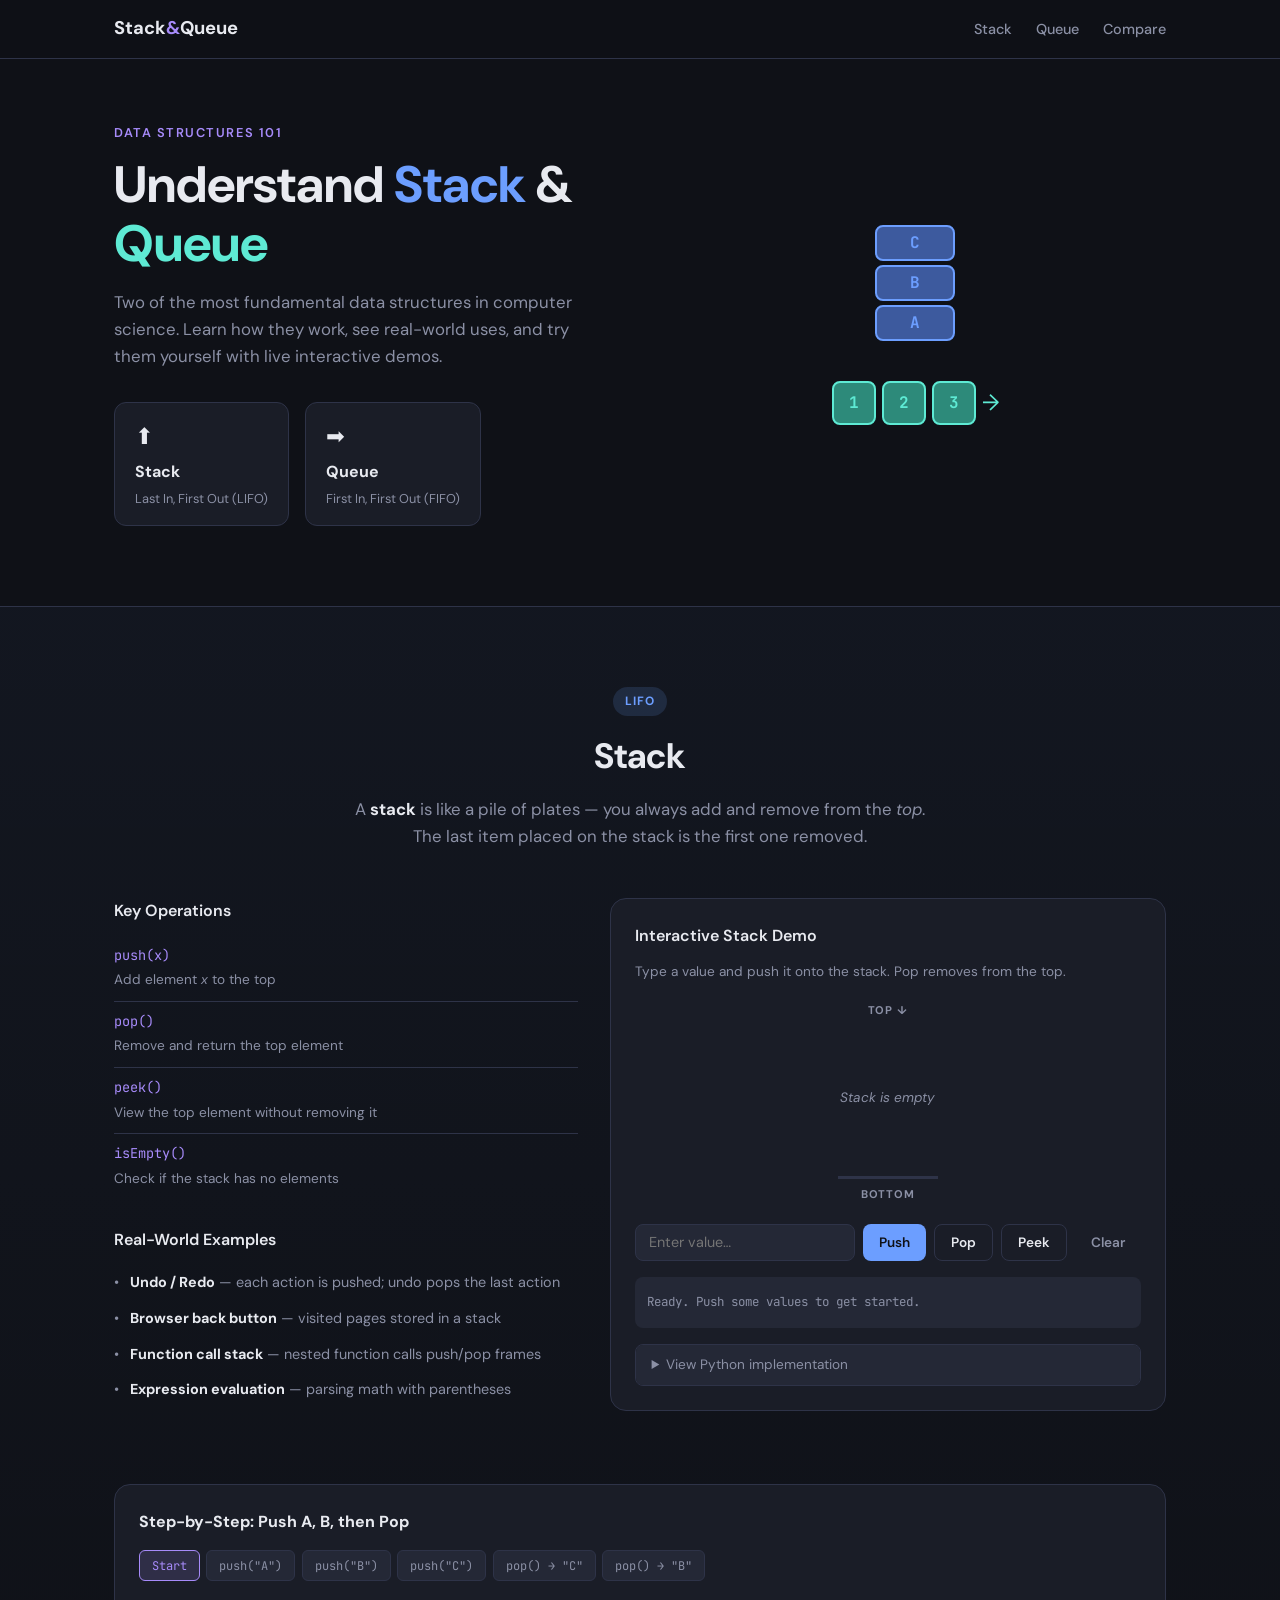
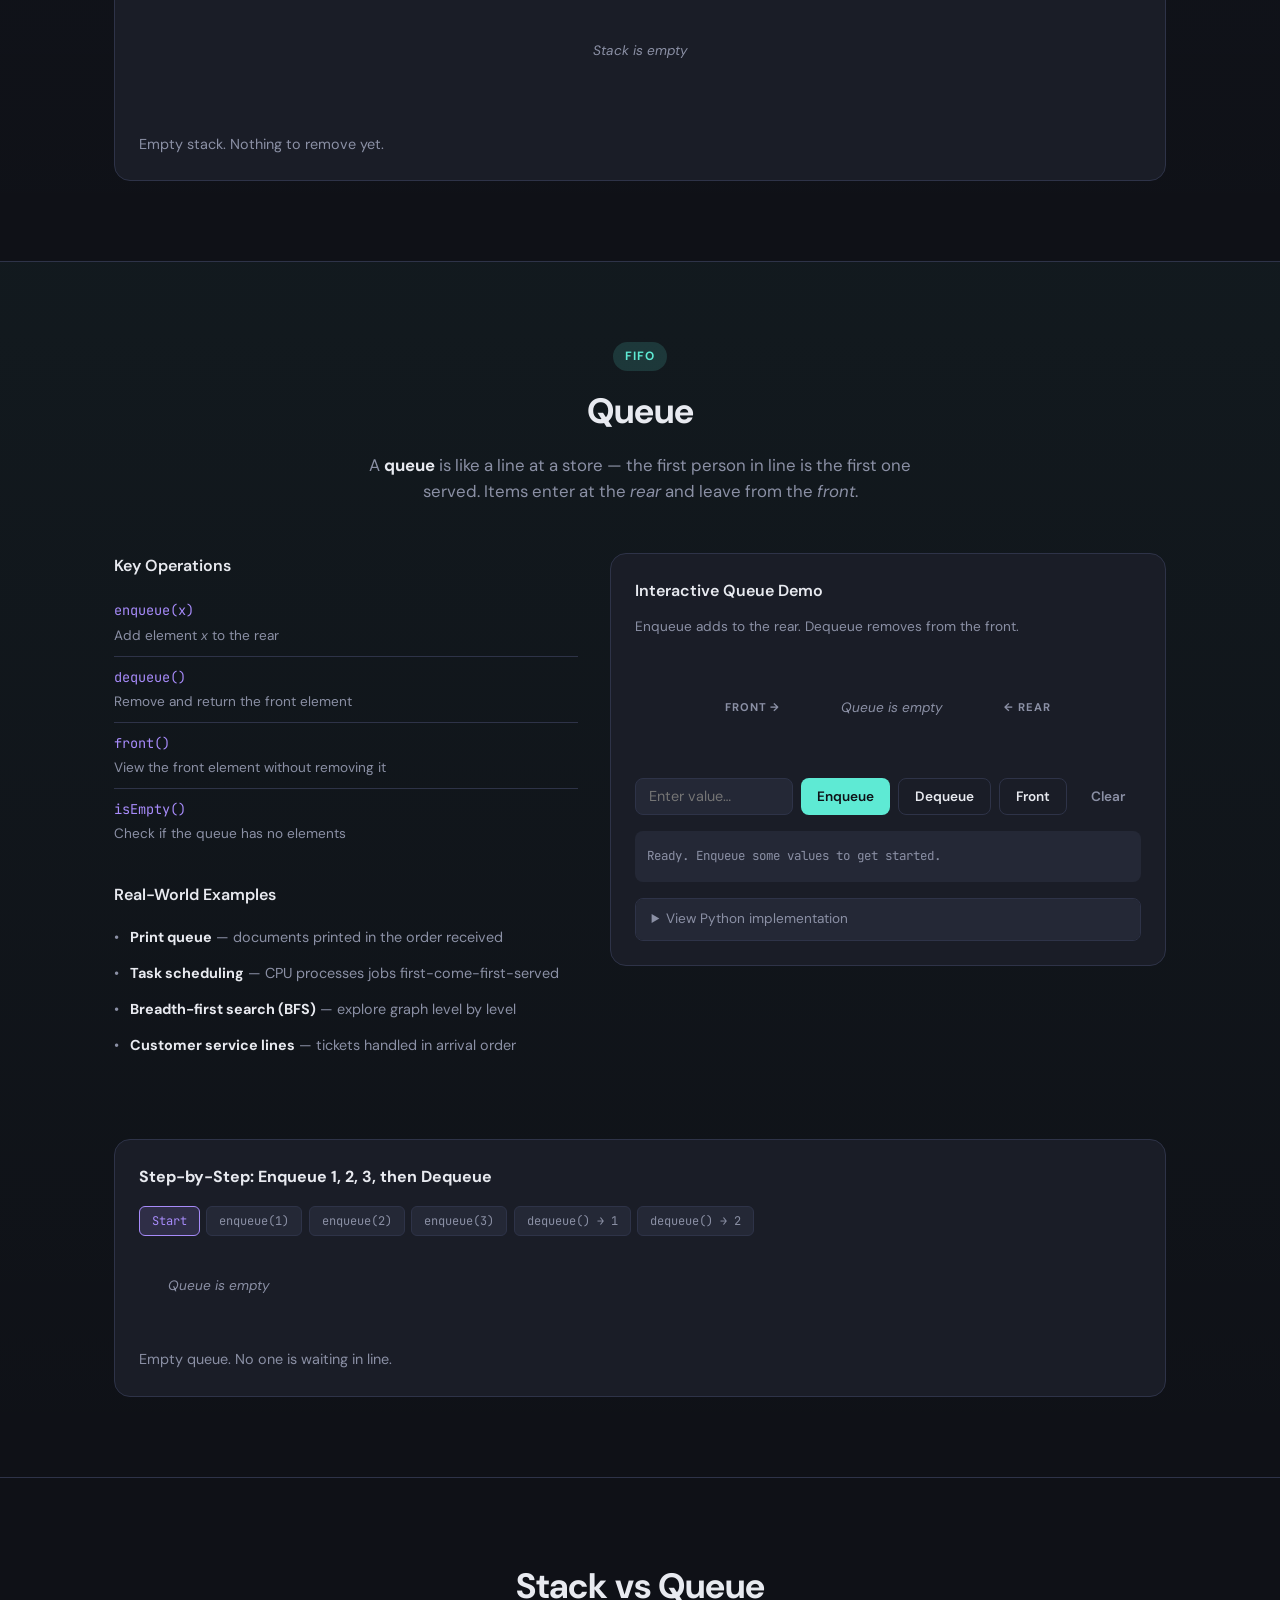
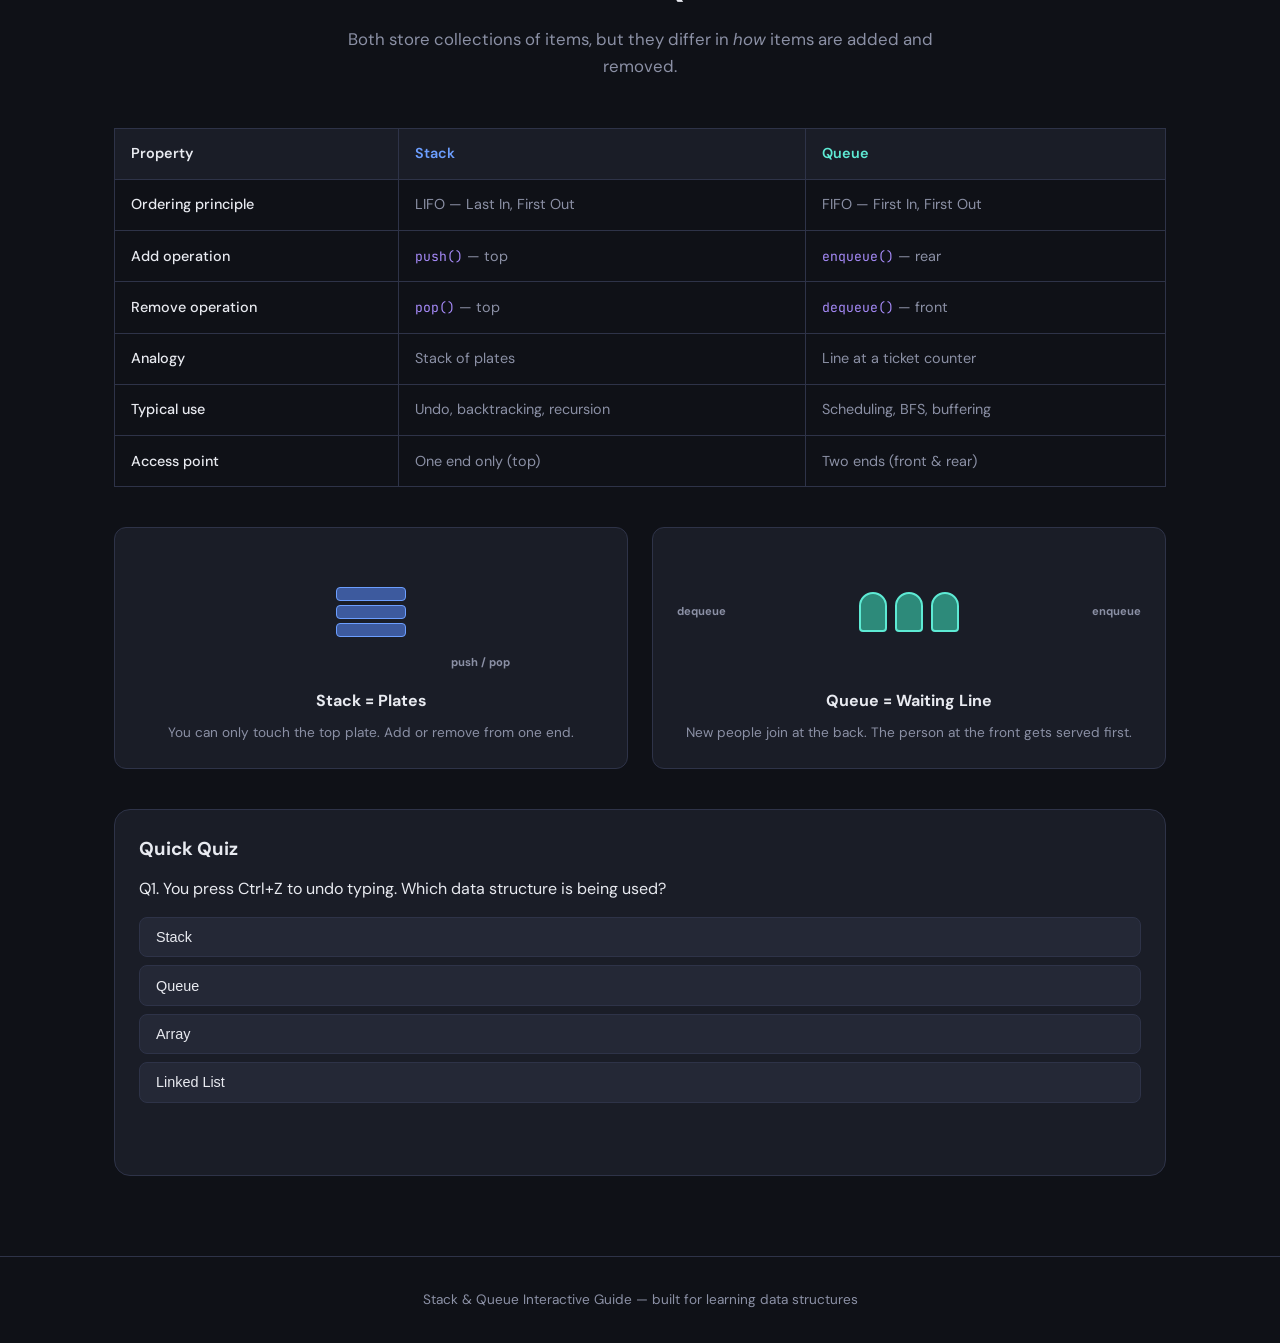
<file: archive/legacy/stack-queue-website/index.html>
<!DOCTYPE html>
<html lang="en">
<head>
  <meta charset="UTF-8" />
  <meta name="viewport" content="width=device-width, initial-scale=1.0" />
  <title>Stack & Queue — Interactive Guide</title>
  <link rel="preconnect" href="https://fonts.googleapis.com" />
  <link rel="preconnect" href="https://fonts.gstatic.com" crossorigin />
  <link href="https://fonts.googleapis.com/css2?family=DM+Sans:ital,opsz,wght@0,9..40,400;0,9..40,500;0,9..40,600;0,9..40,700;1,9..40,400&family=JetBrains+Mono:wght@400;500&display=swap" rel="stylesheet" />
  <link rel="stylesheet" href="styles.css" />
</head>
<body>
  <nav class="navbar">
    <div class="nav-inner">
      <a href="#home" class="logo">Stack<span>&</span>Queue</a>
      <ul class="nav-links">
        <li><a href="#stack">Stack</a></li>
        <li><a href="#queue">Queue</a></li>
        <li><a href="#compare">Compare</a></li>
      </ul>
    </div>
  </nav>

  <header id="home" class="hero">
    <div class="hero-content">
      <p class="eyebrow">Data Structures 101</p>
      <h1>Understand <em>Stack</em> &amp; <em>Queue</em></h1>
      <p class="hero-desc">
        Two of the most fundamental data structures in computer science.
        Learn how they work, see real-world uses, and try them yourself with live interactive demos.
      </p>
      <div class="hero-cards">
        <a href="#stack" class="hero-card stack-card">
          <span class="card-icon">⬆</span>
          <strong>Stack</strong>
          <span>Last In, First Out (LIFO)</span>
        </a>
        <a href="#queue" class="hero-card queue-card">
          <span class="card-icon">➡</span>
          <strong>Queue</strong>
          <span>First In, First Out (FIFO)</span>
        </a>
      </div>
    </div>
    <div class="hero-visual" aria-hidden="true">
      <div class="floating-stack">
        <div class="block b3">C</div>
        <div class="block b2">B</div>
        <div class="block b1">A</div>
      </div>
      <div class="floating-queue">
        <div class="q-block">1</div>
        <div class="q-block">2</div>
        <div class="q-block">3</div>
        <div class="q-arrow">→</div>
      </div>
    </div>
  </header>

  <!-- STACK SECTION -->
  <section id="stack" class="section stack-section">
    <div class="container">
      <div class="section-header">
        <span class="badge stack-badge">LIFO</span>
        <h2>Stack</h2>
        <p class="section-intro">
          A <strong>stack</strong> is like a pile of plates — you always add and remove from the <em>top</em>.
          The last item placed on the stack is the first one removed.
        </p>
      </div>

      <div class="grid-2">
        <div class="info-panel">
          <h3>Key Operations</h3>
          <ul class="op-list">
            <li>
              <code>push(x)</code>
              <span>Add element <em>x</em> to the top</span>
            </li>
            <li>
              <code>pop()</code>
              <span>Remove and return the top element</span>
            </li>
            <li>
              <code>peek()</code>
              <span>View the top element without removing it</span>
            </li>
            <li>
              <code>isEmpty()</code>
              <span>Check if the stack has no elements</span>
            </li>
          </ul>

          <h3>Real-World Examples</h3>
          <ul class="example-list">
            <li><strong>Undo / Redo</strong> — each action is pushed; undo pops the last action</li>
            <li><strong>Browser back button</strong> — visited pages stored in a stack</li>
            <li><strong>Function call stack</strong> — nested function calls push/pop frames</li>
            <li><strong>Expression evaluation</strong> — parsing math with parentheses</li>
          </ul>
        </div>

        <div class="demo-panel">
          <h3>Interactive Stack Demo</h3>
          <p class="demo-hint">Type a value and push it onto the stack. Pop removes from the top.</p>

          <div class="visual-container">
            <div class="stack-label">TOP ↓</div>
            <div id="stack-visual" class="stack-visual">
              <div class="stack-empty-msg">Stack is empty</div>
            </div>
            <div class="stack-base">BOTTOM</div>
          </div>

          <div class="controls">
            <input type="text" id="stack-input" placeholder="Enter value…" maxlength="8" />
            <button id="stack-push" class="btn btn-stack">Push</button>
            <button id="stack-pop" class="btn btn-outline">Pop</button>
            <button id="stack-peek" class="btn btn-outline">Peek</button>
            <button id="stack-clear" class="btn btn-ghost">Clear</button>
          </div>

          <div id="stack-log" class="log-panel" aria-live="polite">
            <div class="log-entry info">Ready. Push some values to get started.</div>
          </div>

          <details class="code-block">
            <summary>View Python implementation</summary>
            <pre><code>class Stack:
    def __init__(self):
        self.items = []

    def push(self, item):
        self.items.append(item)   # O(1)

    def pop(self):
        if self.is_empty():
            raise IndexError("pop from empty stack")
        return self.items.pop()   # O(1)

    def peek(self):
        if self.is_empty():
            raise IndexError("peek from empty stack")
        return self.items[-1]

    def is_empty(self):
        return len(self.items) == 0</code></pre>
          </details>
        </div>
      </div>

      <div class="walkthrough">
        <h3>Step-by-Step: Push A, B, then Pop</h3>
        <div class="steps" id="stack-walkthrough">
          <button class="step-btn active" data-step="0">Start</button>
          <button class="step-btn" data-step="1">push("A")</button>
          <button class="step-btn" data-step="2">push("B")</button>
          <button class="step-btn" data-step="3">push("C")</button>
          <button class="step-btn" data-step="4">pop() → "C"</button>
          <button class="step-btn" data-step="5">pop() → "B"</button>
        </div>
        <div class="walkthrough-visual">
          <div id="stack-wt-visual" class="stack-visual mini"></div>
          <p id="stack-wt-desc" class="wt-desc">Empty stack. Nothing to remove yet.</p>
        </div>
      </div>
    </div>
  </section>

  <!-- QUEUE SECTION -->
  <section id="queue" class="section queue-section">
    <div class="container">
      <div class="section-header">
        <span class="badge queue-badge">FIFO</span>
        <h2>Queue</h2>
        <p class="section-intro">
          A <strong>queue</strong> is like a line at a store — the first person in line is the first one served.
          Items enter at the <em>rear</em> and leave from the <em>front</em>.
        </p>
      </div>

      <div class="grid-2">
        <div class="info-panel">
          <h3>Key Operations</h3>
          <ul class="op-list">
            <li>
              <code>enqueue(x)</code>
              <span>Add element <em>x</em> to the rear</span>
            </li>
            <li>
              <code>dequeue()</code>
              <span>Remove and return the front element</span>
            </li>
            <li>
              <code>front()</code>
              <span>View the front element without removing it</span>
            </li>
            <li>
              <code>isEmpty()</code>
              <span>Check if the queue has no elements</span>
            </li>
          </ul>

          <h3>Real-World Examples</h3>
          <ul class="example-list">
            <li><strong>Print queue</strong> — documents printed in the order received</li>
            <li><strong>Task scheduling</strong> — CPU processes jobs first-come-first-served</li>
            <li><strong>Breadth-first search (BFS)</strong> — explore graph level by level</li>
            <li><strong>Customer service lines</strong> — tickets handled in arrival order</li>
          </ul>
        </div>

        <div class="demo-panel">
          <h3>Interactive Queue Demo</h3>
          <p class="demo-hint">Enqueue adds to the rear. Dequeue removes from the front.</p>

          <div class="visual-container horizontal">
            <div class="queue-label front-label">FRONT →</div>
            <div id="queue-visual" class="queue-visual">
              <div class="queue-empty-msg">Queue is empty</div>
            </div>
            <div class="queue-label rear-label">← REAR</div>
          </div>

          <div class="controls">
            <input type="text" id="queue-input" placeholder="Enter value…" maxlength="8" />
            <button id="queue-enqueue" class="btn btn-queue">Enqueue</button>
            <button id="queue-dequeue" class="btn btn-outline">Dequeue</button>
            <button id="queue-front" class="btn btn-outline">Front</button>
            <button id="queue-clear" class="btn btn-ghost">Clear</button>
          </div>

          <div id="queue-log" class="log-panel" aria-live="polite">
            <div class="log-entry info">Ready. Enqueue some values to get started.</div>
          </div>

          <details class="code-block">
            <summary>View Python implementation</summary>
            <pre><code>from collections import deque

class Queue:
    def __init__(self):
        self.items = deque()

    def enqueue(self, item):
        self.items.append(item)       # O(1)

    def dequeue(self):
        if self.is_empty():
            raise IndexError("dequeue from empty queue")
        return self.items.popleft()   # O(1)

    def front(self):
        if self.is_empty():
            raise IndexError("front from empty queue")
        return self.items[0]

    def is_empty(self):
        return len(self.items) == 0</code></pre>
          </details>
        </div>
      </div>

      <div class="walkthrough">
        <h3>Step-by-Step: Enqueue 1, 2, 3, then Dequeue</h3>
        <div class="steps" id="queue-walkthrough">
          <button class="step-btn active" data-step="0">Start</button>
          <button class="step-btn" data-step="1">enqueue(1)</button>
          <button class="step-btn" data-step="2">enqueue(2)</button>
          <button class="step-btn" data-step="3">enqueue(3)</button>
          <button class="step-btn" data-step="4">dequeue() → 1</button>
          <button class="step-btn" data-step="5">dequeue() → 2</button>
        </div>
        <div class="walkthrough-visual horizontal">
          <div id="queue-wt-visual" class="queue-visual mini"></div>
          <p id="queue-wt-desc" class="wt-desc">Empty queue. No one is waiting in line.</p>
        </div>
      </div>
    </div>
  </section>

  <!-- COMPARISON -->
  <section id="compare" class="section compare-section">
    <div class="container">
      <div class="section-header">
        <h2>Stack vs Queue</h2>
        <p class="section-intro">Both store collections of items, but they differ in <em>how</em> items are added and removed.</p>
      </div>

      <div class="compare-table-wrap">
        <table class="compare-table">
          <thead>
            <tr>
              <th>Property</th>
              <th class="col-stack">Stack</th>
              <th class="col-queue">Queue</th>
            </tr>
          </thead>
          <tbody>
            <tr>
              <td>Ordering principle</td>
              <td>LIFO — Last In, First Out</td>
              <td>FIFO — First In, First Out</td>
            </tr>
            <tr>
              <td>Add operation</td>
              <td><code>push()</code> — top</td>
              <td><code>enqueue()</code> — rear</td>
            </tr>
            <tr>
              <td>Remove operation</td>
              <td><code>pop()</code> — top</td>
              <td><code>dequeue()</code> — front</td>
            </tr>
            <tr>
              <td>Analogy</td>
              <td>Stack of plates</td>
              <td>Line at a ticket counter</td>
            </tr>
            <tr>
              <td>Typical use</td>
              <td>Undo, backtracking, recursion</td>
              <td>Scheduling, BFS, buffering</td>
            </tr>
            <tr>
              <td>Access point</td>
              <td>One end only (top)</td>
              <td>Two ends (front &amp; rear)</td>
            </tr>
          </tbody>
        </table>
      </div>

      <div class="analogy-grid">
        <div class="analogy-card">
          <div class="analogy-diagram stack-diagram">
            <div class="plate p3"></div>
            <div class="plate p2"></div>
            <div class="plate p1"></div>
            <div class="diagram-arrow down">push / pop</div>
          </div>
          <h4>Stack = Plates</h4>
          <p>You can only touch the top plate. Add or remove from one end.</p>
        </div>
        <div class="analogy-card">
          <div class="analogy-diagram queue-diagram">
            <div class="person"></div>
            <div class="person"></div>
            <div class="person"></div>
            <div class="diagram-arrow right">dequeue</div>
            <div class="diagram-arrow left-rear">enqueue</div>
          </div>
          <h4>Queue = Waiting Line</h4>
          <p>New people join at the back. The person at the front gets served first.</p>
        </div>
      </div>

      <div class="quiz-panel">
        <h3>Quick Quiz</h3>
        <p id="quiz-question" class="quiz-question"></p>
        <div id="quiz-options" class="quiz-options"></div>
        <p id="quiz-feedback" class="quiz-feedback" aria-live="polite"></p>
        <button id="quiz-next" class="btn btn-outline" hidden>Next Question</button>
      </div>
    </div>
  </section>

  <footer class="footer">
    <p>Stack &amp; Queue Interactive Guide — built for learning data structures</p>
  </footer>

  <script src="app.js"></script>
</body>
</html>
</file>
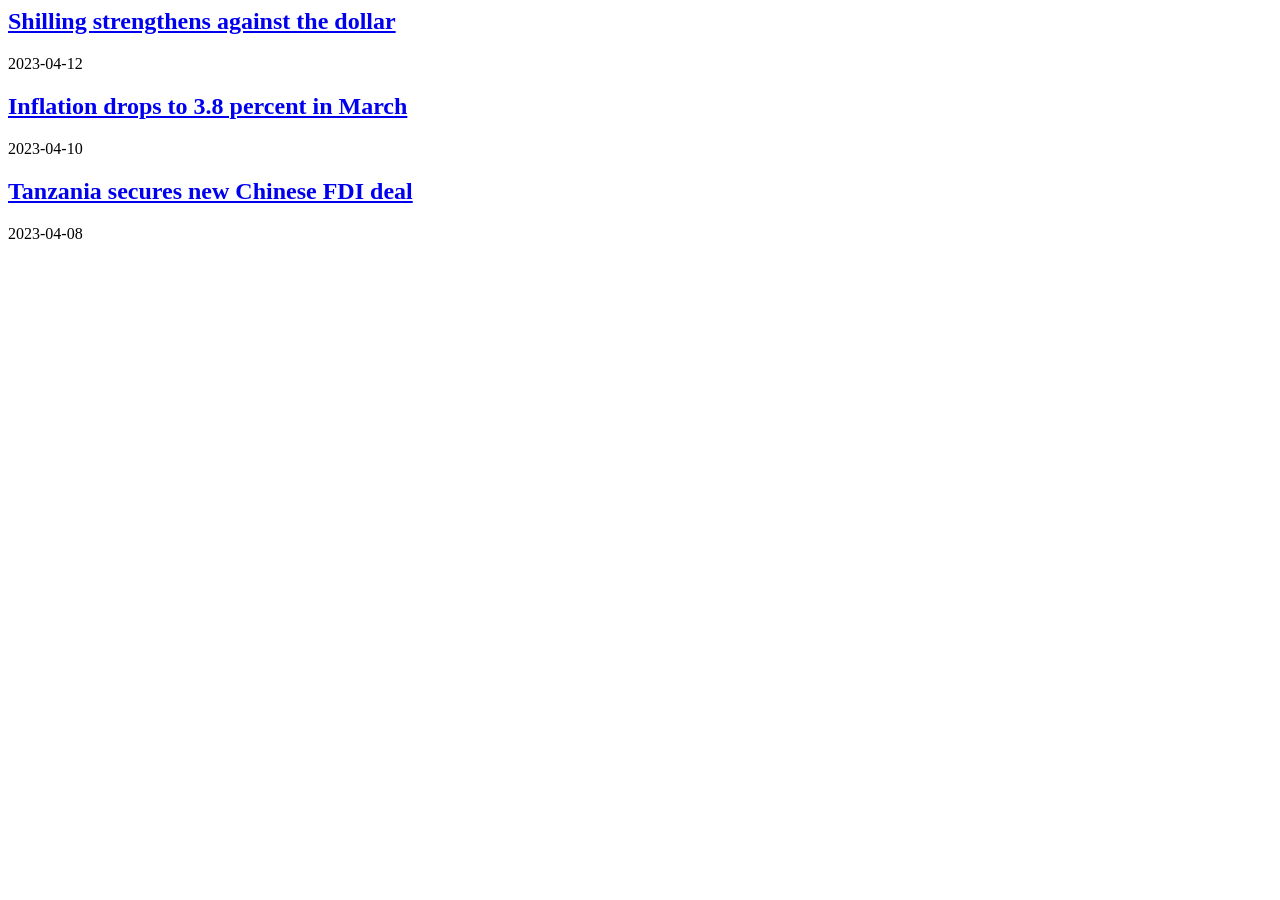
<file: archive/legacy/v3/tsetud.html>
<html>
  <body>
    <div class="news-list">

      <div class="article">
        <h2 class="headline">
          <a href="Thek2news/article/1">Shilling strengthens against the dollar</a>
        </h2>
        <span class="date">2023-04-12</span>
      </div>

      <div class="article">
        <h2 class="headline">
          <a href="Thek2news/article/2">Inflation drops to 3.8 percent in March</a>
        </h2>
        <span class="date">2023-04-10</span>
      </div>

      <div class="article">
        <h2 class="headline">
          <a href="Thek2news/article/3">Tanzania secures new Chinese FDI deal</a>
        </h2>
        <span class="date">2023-04-08</span>
      </div>

    </div>
  </body>
</html>
</file>
<file: archive/legacy/stack-queue-website/styles.css>
/* ── Reset & Variables ── */
*, *::before, *::after { box-sizing: border-box; margin: 0; padding: 0; }

:root {
  --bg:        #0f1117;
  --surface:   #1a1d27;
  --surface-2: #242836;
  --border:    #2e3348;
  --text:      #e8eaf0;
  --muted:     #8b90a5;
  --stack:     #6c9eff;
  --stack-dim: #3d5a9e;
  --queue:     #5eead4;
  --queue-dim: #2d8a7a;
  --accent:    #a78bfa;
  --success:   #4ade80;
  --warning:   #fbbf24;
  --danger:    #f87171;
  --radius:    12px;
  --font:      'DM Sans', system-ui, sans-serif;
  --mono:      'JetBrains Mono', monospace;
}

html { scroll-behavior: smooth; }

body {
  font-family: var(--font);
  background: var(--bg);
  color: var(--text);
  line-height: 1.6;
  min-height: 100vh;
}

/* ── Navbar ── */
.navbar {
  position: sticky;
  top: 0;
  z-index: 100;
  background: rgba(15, 17, 23, 0.85);
  backdrop-filter: blur(12px);
  border-bottom: 1px solid var(--border);
}

.nav-inner {
  max-width: 1100px;
  margin: 0 auto;
  padding: 0.9rem 1.5rem;
  display: flex;
  align-items: center;
  justify-content: space-between;
}

.logo {
  font-weight: 700;
  font-size: 1.15rem;
  color: var(--text);
  text-decoration: none;
}

.logo span { color: var(--accent); }

.nav-links {
  list-style: none;
  display: flex;
  gap: 1.5rem;
}

.nav-links a {
  color: var(--muted);
  text-decoration: none;
  font-size: 0.9rem;
  font-weight: 500;
  transition: color 0.2s;
}

.nav-links a:hover { color: var(--text); }

/* ── Hero ── */
.hero {
  max-width: 1100px;
  margin: 0 auto;
  padding: 4rem 1.5rem 5rem;
  display: grid;
  grid-template-columns: 1fr 1fr;
  gap: 3rem;
  align-items: center;
}

.eyebrow {
  font-size: 0.8rem;
  font-weight: 600;
  letter-spacing: 0.12em;
  text-transform: uppercase;
  color: var(--accent);
  margin-bottom: 0.75rem;
}

.hero h1 {
  font-size: clamp(2.2rem, 5vw, 3.2rem);
  font-weight: 700;
  line-height: 1.15;
  margin-bottom: 1rem;
}

.hero h1 em {
  font-style: normal;
  color: var(--stack);
}

.hero h1 em:last-of-type { color: var(--queue); }

.hero-desc {
  color: var(--muted);
  font-size: 1.05rem;
  max-width: 480px;
  margin-bottom: 2rem;
}

.hero-cards {
  display: flex;
  gap: 1rem;
  flex-wrap: wrap;
}

.hero-card {
  display: flex;
  flex-direction: column;
  gap: 0.25rem;
  padding: 1rem 1.25rem;
  border-radius: var(--radius);
  border: 1px solid var(--border);
  background: var(--surface);
  text-decoration: none;
  color: var(--text);
  transition: transform 0.2s, border-color 0.2s;
  min-width: 160px;
}

.hero-card:hover {
  transform: translateY(-2px);
}

.stack-card:hover { border-color: var(--stack); }
.queue-card:hover { border-color: var(--queue); }

.hero-card strong { font-size: 1rem; }
.hero-card span:last-child { font-size: 0.8rem; color: var(--muted); }
.card-icon { font-size: 1.4rem; }

/* Hero visual */
.hero-visual {
  display: flex;
  flex-direction: column;
  gap: 2.5rem;
  align-items: center;
}

.floating-stack {
  display: flex;
  flex-direction: column;
  align-items: center;
  gap: 4px;
  animation: float 4s ease-in-out infinite;
}

.floating-stack .block {
  width: 80px;
  height: 36px;
  border-radius: 8px;
  display: flex;
  align-items: center;
  justify-content: center;
  font-weight: 700;
  font-family: var(--mono);
  background: var(--stack-dim);
  border: 2px solid var(--stack);
  color: var(--stack);
}

.floating-queue {
  display: flex;
  align-items: center;
  gap: 6px;
  animation: float 4s ease-in-out infinite 0.5s;
}

.floating-queue .q-block {
  width: 44px;
  height: 44px;
  border-radius: 8px;
  display: flex;
  align-items: center;
  justify-content: center;
  font-weight: 700;
  font-family: var(--mono);
  background: var(--queue-dim);
  border: 2px solid var(--queue);
  color: var(--queue);
}

.q-arrow { color: var(--queue); font-size: 1.4rem; }

@keyframes float {
  0%, 100% { transform: translateY(0); }
  50%       { transform: translateY(-8px); }
}

/* ── Sections ── */
.section {
  padding: 5rem 0;
  border-top: 1px solid var(--border);
}

.stack-section { background: linear-gradient(180deg, rgba(108,158,255,0.04) 0%, transparent 100%); }
.queue-section { background: linear-gradient(180deg, rgba(94,234,212,0.04) 0%, transparent 100%); }

.container {
  max-width: 1100px;
  margin: 0 auto;
  padding: 0 1.5rem;
}

.section-header {
  text-align: center;
  margin-bottom: 3rem;
}

.badge {
  display: inline-block;
  font-size: 0.75rem;
  font-weight: 700;
  letter-spacing: 0.1em;
  padding: 0.3rem 0.75rem;
  border-radius: 999px;
  margin-bottom: 0.75rem;
}

.stack-badge { background: rgba(108,158,255,0.15); color: var(--stack); }
.queue-badge { background: rgba(94,234,212,0.15); color: var(--queue); }

.section-header h2 {
  font-size: 2.2rem;
  font-weight: 700;
  margin-bottom: 0.75rem;
}

.section-intro {
  color: var(--muted);
  max-width: 600px;
  margin: 0 auto;
  font-size: 1.05rem;
}

.section-intro strong { color: var(--text); }

/* ── Grid layout ── */
.grid-2 {
  display: grid;
  grid-template-columns: 1fr 1.2fr;
  gap: 2rem;
  align-items: start;
}

.info-panel h3,
.demo-panel h3 {
  font-size: 1rem;
  font-weight: 600;
  margin-bottom: 0.75rem;
  color: var(--text);
}

.op-list, .example-list {
  list-style: none;
  margin-bottom: 1.75rem;
}

.op-list li {
  display: flex;
  flex-direction: column;
  gap: 0.15rem;
  padding: 0.6rem 0;
  border-bottom: 1px solid var(--border);
}

.op-list li:last-child { border-bottom: none; }

.op-list code {
  font-family: var(--mono);
  font-size: 0.85rem;
  color: var(--accent);
}

.op-list span { font-size: 0.85rem; color: var(--muted); }

.example-list li {
  font-size: 0.9rem;
  color: var(--muted);
  padding: 0.4rem 0;
  padding-left: 1rem;
  position: relative;
}

.example-list li::before {
  content: '•';
  position: absolute;
  left: 0;
  color: var(--muted);
}

.example-list strong { color: var(--text); }

/* ── Demo panel ── */
.demo-panel {
  background: var(--surface);
  border: 1px solid var(--border);
  border-radius: calc(var(--radius) + 4px);
  padding: 1.5rem;
}

.demo-hint {
  font-size: 0.85rem;
  color: var(--muted);
  margin-bottom: 1.25rem;
}

/* Stack visual */
.visual-container {
  display: flex;
  flex-direction: column;
  align-items: center;
  margin-bottom: 1.25rem;
  min-height: 200px;
}

.stack-label, .queue-label {
  font-size: 0.7rem;
  font-weight: 700;
  letter-spacing: 0.08em;
  color: var(--muted);
  margin-bottom: 0.5rem;
}

.stack-base {
  font-size: 0.7rem;
  font-weight: 700;
  letter-spacing: 0.08em;
  color: var(--muted);
  margin-top: 0.5rem;
  width: 100px;
  text-align: center;
  border-top: 3px solid var(--border);
  padding-top: 0.4rem;
}

.stack-visual {
  display: flex;
  flex-direction: column-reverse;
  align-items: center;
  gap: 4px;
  min-height: 140px;
  width: 100%;
  justify-content: flex-start;
  position: relative;
}

.stack-visual.mini { min-height: 100px; }

.stack-empty-msg, .queue-empty-msg {
  color: var(--muted);
  font-size: 0.85rem;
  font-style: italic;
  position: absolute;
  top: 50%;
  left: 50%;
  transform: translate(-50%, -50%);
  white-space: nowrap;
}

.stack-item {
  width: 100px;
  height: 40px;
  border-radius: 8px;
  display: flex;
  align-items: center;
  justify-content: center;
  font-family: var(--mono);
  font-weight: 600;
  font-size: 0.95rem;
  background: rgba(108,158,255,0.12);
  border: 2px solid var(--stack);
  color: var(--stack);
  animation: itemIn 0.3s ease;
  position: relative;
}

.stack-item.top::after {
  content: 'TOP';
  position: absolute;
  right: -48px;
  font-size: 0.65rem;
  font-weight: 700;
  color: var(--stack);
  letter-spacing: 0.05em;
}

.stack-item.highlight {
  box-shadow: 0 0 0 3px rgba(108,158,255,0.4);
}

.stack-item.removing {
  animation: itemOut 0.3s ease forwards;
}

/* Queue visual */
.visual-container.horizontal {
  flex-direction: row;
  align-items: center;
  justify-content: center;
  gap: 0.75rem;
  min-height: 100px;
}

.queue-visual {
  display: flex;
  flex-direction: row;
  align-items: center;
  gap: 6px;
  min-width: 200px;
  min-height: 60px;
  position: relative;
  justify-content: flex-start;
  flex-wrap: nowrap;
  overflow-x: auto;
  padding: 0.5rem 0;
}

.queue-visual.mini { min-width: 160px; }

.front-label, .rear-label { margin: 0; white-space: nowrap; }

.queue-item {
  width: 52px;
  height: 52px;
  border-radius: 8px;
  display: flex;
  align-items: center;
  justify-content: center;
  font-family: var(--mono);
  font-weight: 600;
  font-size: 0.9rem;
  background: rgba(94,234,212,0.12);
  border: 2px solid var(--queue);
  color: var(--queue);
  flex-shrink: 0;
  animation: itemIn 0.3s ease;
  position: relative;
}

.queue-item.front::before {
  content: '▶';
  position: absolute;
  left: -14px;
  font-size: 0.6rem;
  color: var(--queue);
}

.queue-item.rear::after {
  content: '◀';
  position: absolute;
  right: -14px;
  font-size: 0.6rem;
  color: var(--queue);
}

.queue-item.highlight {
  box-shadow: 0 0 0 3px rgba(94,234,212,0.4);
}

.queue-item.removing {
  animation: itemOutLeft 0.3s ease forwards;
}

@keyframes itemIn {
  from { opacity: 0; transform: scale(0.7); }
  to   { opacity: 1; transform: scale(1); }
}

@keyframes itemOut {
  to { opacity: 0; transform: translateY(-20px) scale(0.7); }
}

@keyframes itemOutLeft {
  to { opacity: 0; transform: translateX(-20px) scale(0.7); }
}

/* Controls */
.controls {
  display: flex;
  flex-wrap: wrap;
  gap: 0.5rem;
  margin-bottom: 1rem;
}

.controls input {
  flex: 1;
  min-width: 120px;
  padding: 0.55rem 0.85rem;
  border-radius: 8px;
  border: 1px solid var(--border);
  background: var(--surface-2);
  color: var(--text);
  font-family: var(--font);
  font-size: 0.9rem;
  outline: none;
  transition: border-color 0.2s;
}

.controls input:focus { border-color: var(--accent); }

.btn {
  padding: 0.55rem 1rem;
  border-radius: 8px;
  border: none;
  font-family: var(--font);
  font-size: 0.85rem;
  font-weight: 600;
  cursor: pointer;
  transition: opacity 0.2s, transform 0.15s;
}

.btn:hover { opacity: 0.9; }
.btn:active { transform: scale(0.97); }

.btn-stack { background: var(--stack); color: #0f1117; }
.btn-queue { background: var(--queue); color: #0f1117; }

.btn-outline {
  background: transparent;
  border: 1px solid var(--border);
  color: var(--text);
}

.btn-outline:hover { border-color: var(--muted); }

.btn-ghost {
  background: transparent;
  color: var(--muted);
}

.btn-ghost:hover { color: var(--text); }

/* Log */
.log-panel {
  background: var(--surface-2);
  border-radius: 8px;
  padding: 0.75rem;
  max-height: 120px;
  overflow-y: auto;
  margin-bottom: 1rem;
  font-family: var(--mono);
  font-size: 0.78rem;
}

.log-entry {
  padding: 0.2rem 0;
  color: var(--muted);
}

.log-entry.action { color: var(--text); }
.log-entry.success { color: var(--success); }
.log-entry.error { color: var(--danger); }
.log-entry.info { color: var(--muted); }

/* Code block */
.code-block {
  border: 1px solid var(--border);
  border-radius: 8px;
  overflow: hidden;
}

.code-block summary {
  padding: 0.6rem 1rem;
  cursor: pointer;
  font-size: 0.85rem;
  color: var(--muted);
  background: var(--surface-2);
  user-select: none;
}

.code-block summary:hover { color: var(--text); }

.code-block pre {
  padding: 1rem;
  overflow-x: auto;
  background: #12141c;
}

.code-block code {
  font-family: var(--mono);
  font-size: 0.78rem;
  line-height: 1.7;
  color: #c9d1d9;
}

/* Walkthrough */
.walkthrough {
  margin-top: 3rem;
  background: var(--surface);
  border: 1px solid var(--border);
  border-radius: calc(var(--radius) + 4px);
  padding: 1.5rem;
}

.walkthrough h3 {
  font-size: 1rem;
  margin-bottom: 1rem;
}

.steps {
  display: flex;
  flex-wrap: wrap;
  gap: 0.4rem;
  margin-bottom: 1.25rem;
}

.step-btn {
  padding: 0.4rem 0.75rem;
  border-radius: 6px;
  border: 1px solid var(--border);
  background: var(--surface-2);
  color: var(--muted);
  font-family: var(--mono);
  font-size: 0.75rem;
  cursor: pointer;
  transition: all 0.2s;
}

.step-btn:hover { color: var(--text); border-color: var(--muted); }

.step-btn.active {
  background: rgba(167,139,250,0.15);
  border-color: var(--accent);
  color: var(--accent);
}

.walkthrough-visual {
  display: flex;
  align-items: center;
  gap: 2rem;
  flex-wrap: wrap;
}

.walkthrough-visual.horizontal { flex-direction: column; align-items: flex-start; }

.wt-desc {
  font-size: 0.9rem;
  color: var(--muted);
  flex: 1;
}

/* ── Compare section ── */
.compare-table-wrap {
  overflow-x: auto;
  margin-bottom: 2.5rem;
}

.compare-table {
  width: 100%;
  border-collapse: collapse;
  font-size: 0.9rem;
}

.compare-table th,
.compare-table td {
  padding: 0.85rem 1rem;
  border: 1px solid var(--border);
  text-align: left;
}

.compare-table th {
  background: var(--surface);
  font-weight: 600;
}

.compare-table td { color: var(--muted); }
.compare-table td:first-child { color: var(--text); font-weight: 500; }

.col-stack { color: var(--stack) !important; }
.col-queue { color: var(--queue) !important; }

.compare-table code {
  font-family: var(--mono);
  font-size: 0.82rem;
  color: var(--accent);
}

/* Analogy cards */
.analogy-grid {
  display: grid;
  grid-template-columns: 1fr 1fr;
  gap: 1.5rem;
  margin-bottom: 2.5rem;
}

.analogy-card {
  background: var(--surface);
  border: 1px solid var(--border);
  border-radius: var(--radius);
  padding: 1.5rem;
  text-align: center;
}

.analogy-card h4 { margin: 1rem 0 0.5rem; }
.analogy-card p { font-size: 0.85rem; color: var(--muted); }

.analogy-diagram {
  height: 120px;
  display: flex;
  align-items: center;
  justify-content: center;
  position: relative;
}

.stack-diagram {
  flex-direction: column;
  gap: 4px;
}

.plate {
  width: 70px;
  height: 14px;
  border-radius: 4px;
  background: var(--stack-dim);
  border: 1px solid var(--stack);
}

.queue-diagram { gap: 8px; }

.person {
  width: 28px;
  height: 40px;
  border-radius: 14px 14px 4px 4px;
  background: var(--queue-dim);
  border: 2px solid var(--queue);
}

.diagram-arrow {
  position: absolute;
  font-size: 0.7rem;
  font-weight: 700;
  color: var(--muted);
}

.diagram-arrow.down { right: 20%; bottom: 0; }
.diagram-arrow.right { left: 0; }
.diagram-arrow.left-rear { right: 0; }

/* Quiz */
.quiz-panel {
  background: var(--surface);
  border: 1px solid var(--border);
  border-radius: calc(var(--radius) + 4px);
  padding: 1.5rem;
}

.quiz-panel h3 { margin-bottom: 0.75rem; }

.quiz-question {
  font-size: 1rem;
  margin-bottom: 1rem;
}

.quiz-options {
  display: flex;
  flex-direction: column;
  gap: 0.5rem;
  margin-bottom: 1rem;
}

.quiz-option {
  padding: 0.7rem 1rem;
  border-radius: 8px;
  border: 1px solid var(--border);
  background: var(--surface-2);
  color: var(--text);
  font-size: 0.9rem;
  cursor: pointer;
  text-align: left;
  transition: border-color 0.2s, background 0.2s;
}

.quiz-option:hover:not(:disabled) { border-color: var(--accent); }

.quiz-option.correct {
  border-color: var(--success);
  background: rgba(74,222,128,0.1);
}

.quiz-option.wrong {
  border-color: var(--danger);
  background: rgba(248,113,113,0.1);
}

.quiz-option:disabled { cursor: default; }

.quiz-feedback {
  font-size: 0.9rem;
  color: var(--muted);
  margin-bottom: 0.75rem;
  min-height: 1.4em;
}

.quiz-feedback.correct { color: var(--success); }
.quiz-feedback.wrong { color: var(--danger); }

/* Footer */
.footer {
  text-align: center;
  padding: 2rem 1.5rem;
  border-top: 1px solid var(--border);
  color: var(--muted);
  font-size: 0.85rem;
}

/* ── Responsive ── */
@media (max-width: 768px) {
  .hero {
    grid-template-columns: 1fr;
    padding-top: 2.5rem;
  }

  .hero-visual { display: none; }

  .grid-2,
  .analogy-grid {
    grid-template-columns: 1fr;
  }

  .nav-links { gap: 1rem; }
}
</file>
